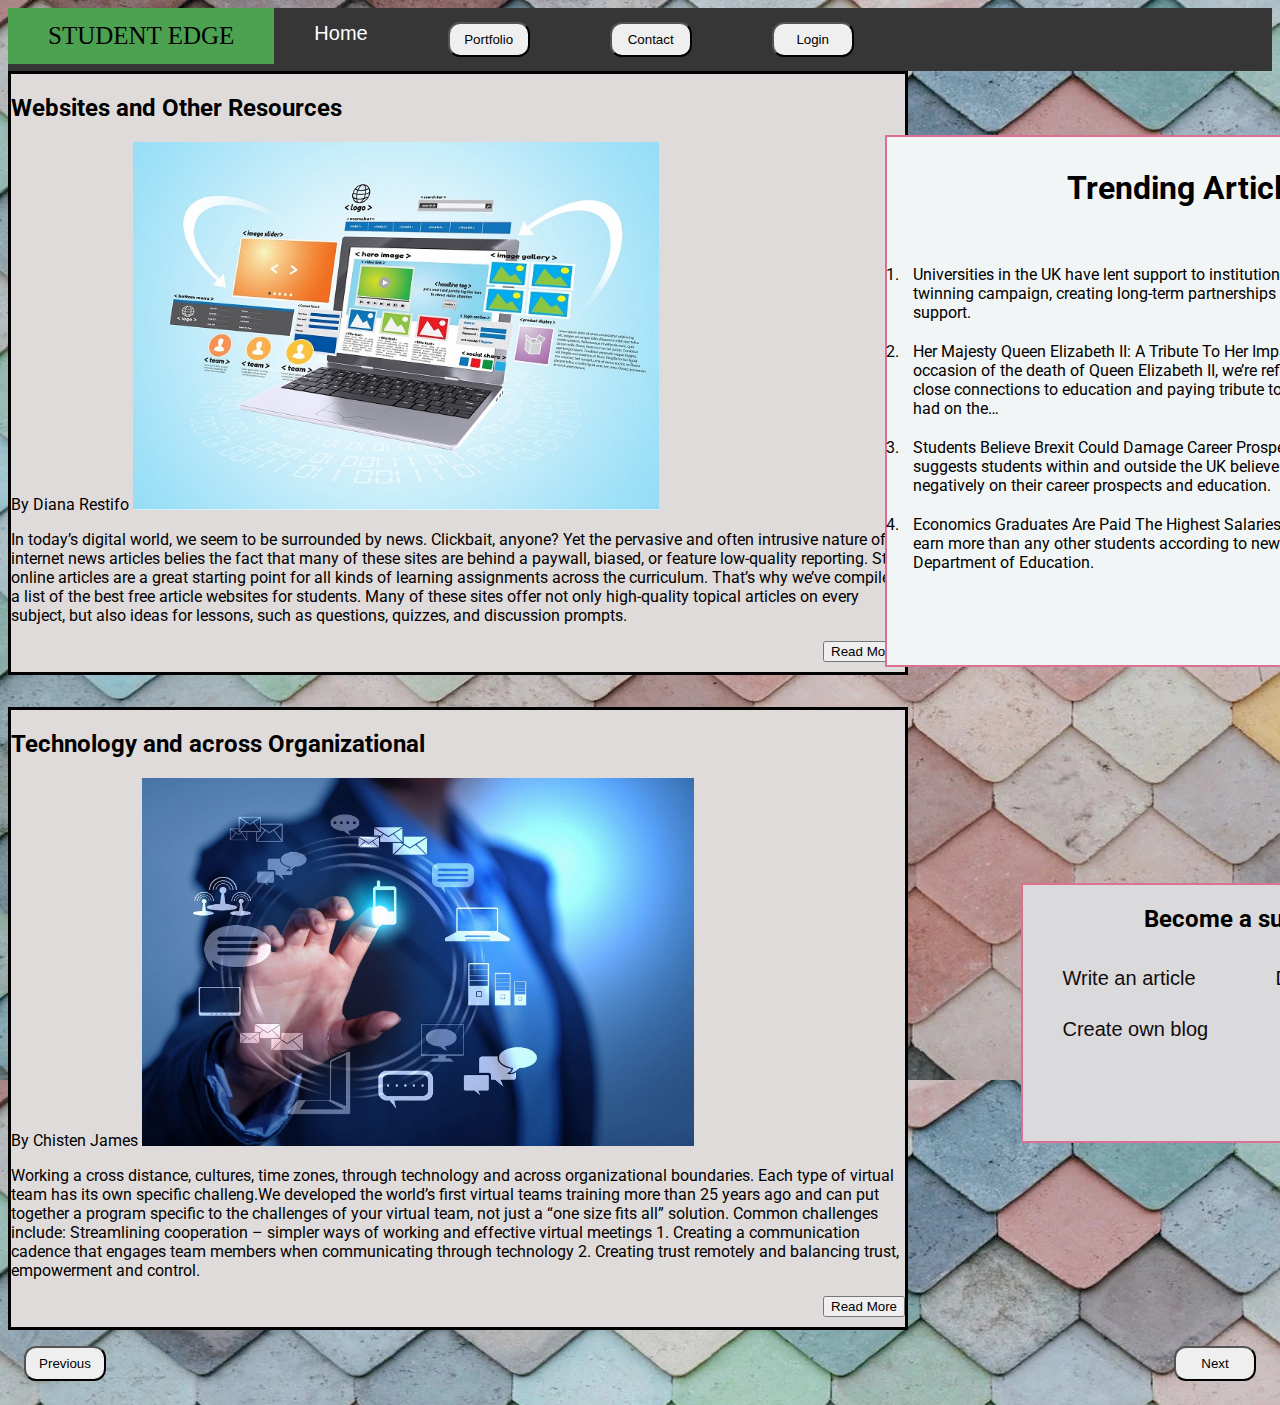
<file: index.html>
<!DOCTYPE html>
<html lang="en">
<head>
    <meta charset="UTF-8">
    <meta http-equiv="X-UA-Compatible" content="IE=edge">
    <meta name="viewport" content="width=device-width, initial-scale=1.0">
    <link rel="stylesheet" href="/css.css">
    <title>A Student Blog</title>
</head>
<body style="background-image: url(bg9.webp);
">
    <div class="topnav">
        <a class="active" href="/">STUDENT EDGE</a>
        
        <a href="#Home">Home</a>
        <a href="/index4.html"><button class="loginBtn">Portfolio</button></a>
        <a href= "/h.html"><button class="loginBtn">Contact</button></a>
        <a href= "/index5.html"><button class="loginBtn">Login</button></a>
      </div>
      <div class="main__page">

            <div class="left__mainPage">
                <div class="art">
                    <article>
                        <h2> Websites and Other Resources</h2>
                   
                             By Diana Restifo
            <img src="bg4.jpg" alt="">

                   <p>In today’s digital world, we seem to be surrounded by news. Clickbait, anyone? Yet the pervasive and often intrusive nature
                    of internet news articles belies the fact that many of these sites are behind a paywall, biased, or feature low-quality reporting.
                    Still, online articles are a great starting point for all kinds of learning assignments across the curriculum.
                    That’s why we’ve compiled a list of the best free article websites for students. Many of these sites offer not only high-quality
                    topical articles on every subject, but also ideas for lessons, such as questions, quizzes, and discussion prompts.</p>
                    </article>  
                    <div class="button"> <button>Read More</button></div>
                   
                  </div>
                
                  <div class="art">
                    <article>
                        <h2>Technology and across Organizational</h2>
                            By Chisten James
                        <img src="bg5.jpg" alt="">

                         <p> Working a cross distance, cultures, time zones, through technology and across organizational boundaries. Each type of virtual 
                        team has its own specific challeng.We developed the world’s first virtual teams training more than 25 years ago and can put
                         together a program specific to the challenges of your virtual team, not just a “one size fits all” solution.
                        
                        Common challenges include:
                        Streamlining cooperation – simpler ways of working and effective virtual meetings
                       1. Creating a communication cadence that engages team members when communicating through technology
                       2. Creating trust remotely and balancing trust, empowerment and control.</p>
                    </article>  
                    <div class="button"> <button>Read More</button></div>
                  </div>
                </div>
            <div class="right__mainPage">
                <div class="trendingBox">
                    <h3>Trending Articles</h3>
                    <ol>
                    <li>Universities in the UK have lent support to institutions in Ukraine through a 
                        twinning campaign, creating long-term partnerships that can provide targeted support.</l>
                      <li>Her Majesty Queen Elizabeth II: A Tribute To Her Impact On The…
                        On the occasion of the death of Queen Elizabeth II, we’re reflecting on Her Majesty’s
                         close connections to education and paying tribute to the positive impact she had on the…</li>
                    <li>Students Believe Brexit Could Damage Career Prospects
                        Research from QS suggests students within and outside the UK believe Brexit could impact 
                        negatively on their career prospects and education.</li>
                    <li>Economics Graduates Are Paid The Highest Salaries
                        Economics graduates earn more than any other students according to new statistics from 
                        the UK’s Department of Education.</li>
                </ol>
                </div>
    
                <div class="Becomeasupporter">
                    <h2>Become a supporter</h2>
                   
                        <a href="#Write an article">Write an article</a>
                        <a href="#Donate">Donate</a>
                        <a href="#Create own blog">Create own blog</a>
               
                    </div>
            
            </div>
            
      
        </div>
      
        <div class="footer"><button class="loginBtn">Previous</button><button class="loginBtn">Next</button></div>  
</body>
</html>
</file>
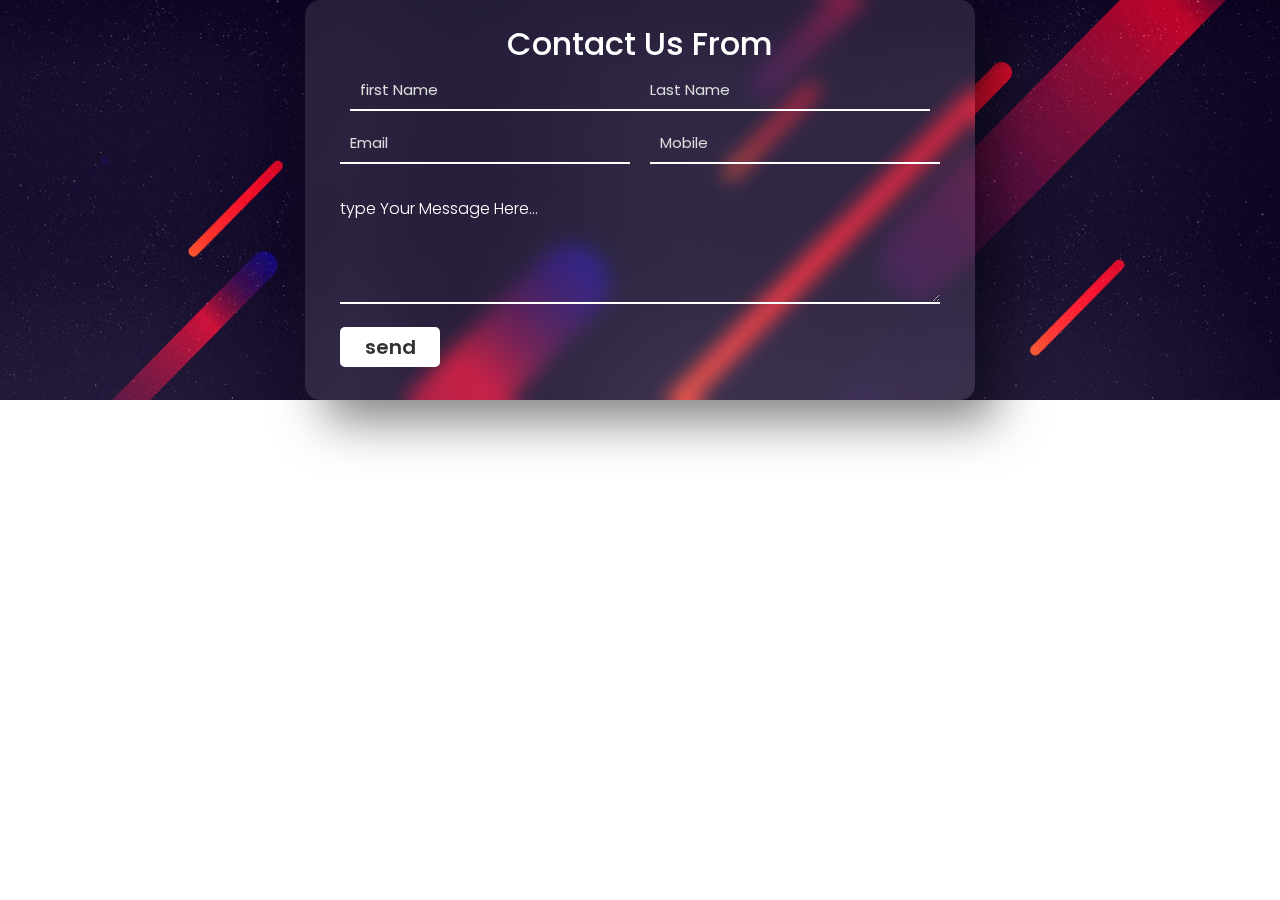
<file: h.html>
<!DOCTYPE html>
<html lang="en">
<head>
    <title>contact us</title>
    <meta charset="utf-8">
    <meta name = "viewport"content="width=device-width, initial-scale=1.0">
    <link rel="stylesheet" href="style.css">
</head>
<body>
    <div class="container">
        <form>
            <h1>Contact Us From</h1>
            <input type="text" id="FirstName" placeholder="first Name" required>
            <input type="text" id="LastName" placeholder="Last Name" required>
            <input type="text" id="Email" placeholder="Email" required>
            <input type="Text" id="Mobile" placeholder="Mobile" required>
            <h4>type Your Message Here...</h4>
            <textarea required></textarea>
            <input type="submit" value="send" id="button">
        </form>
    </div>
</body>
</html>
</file>
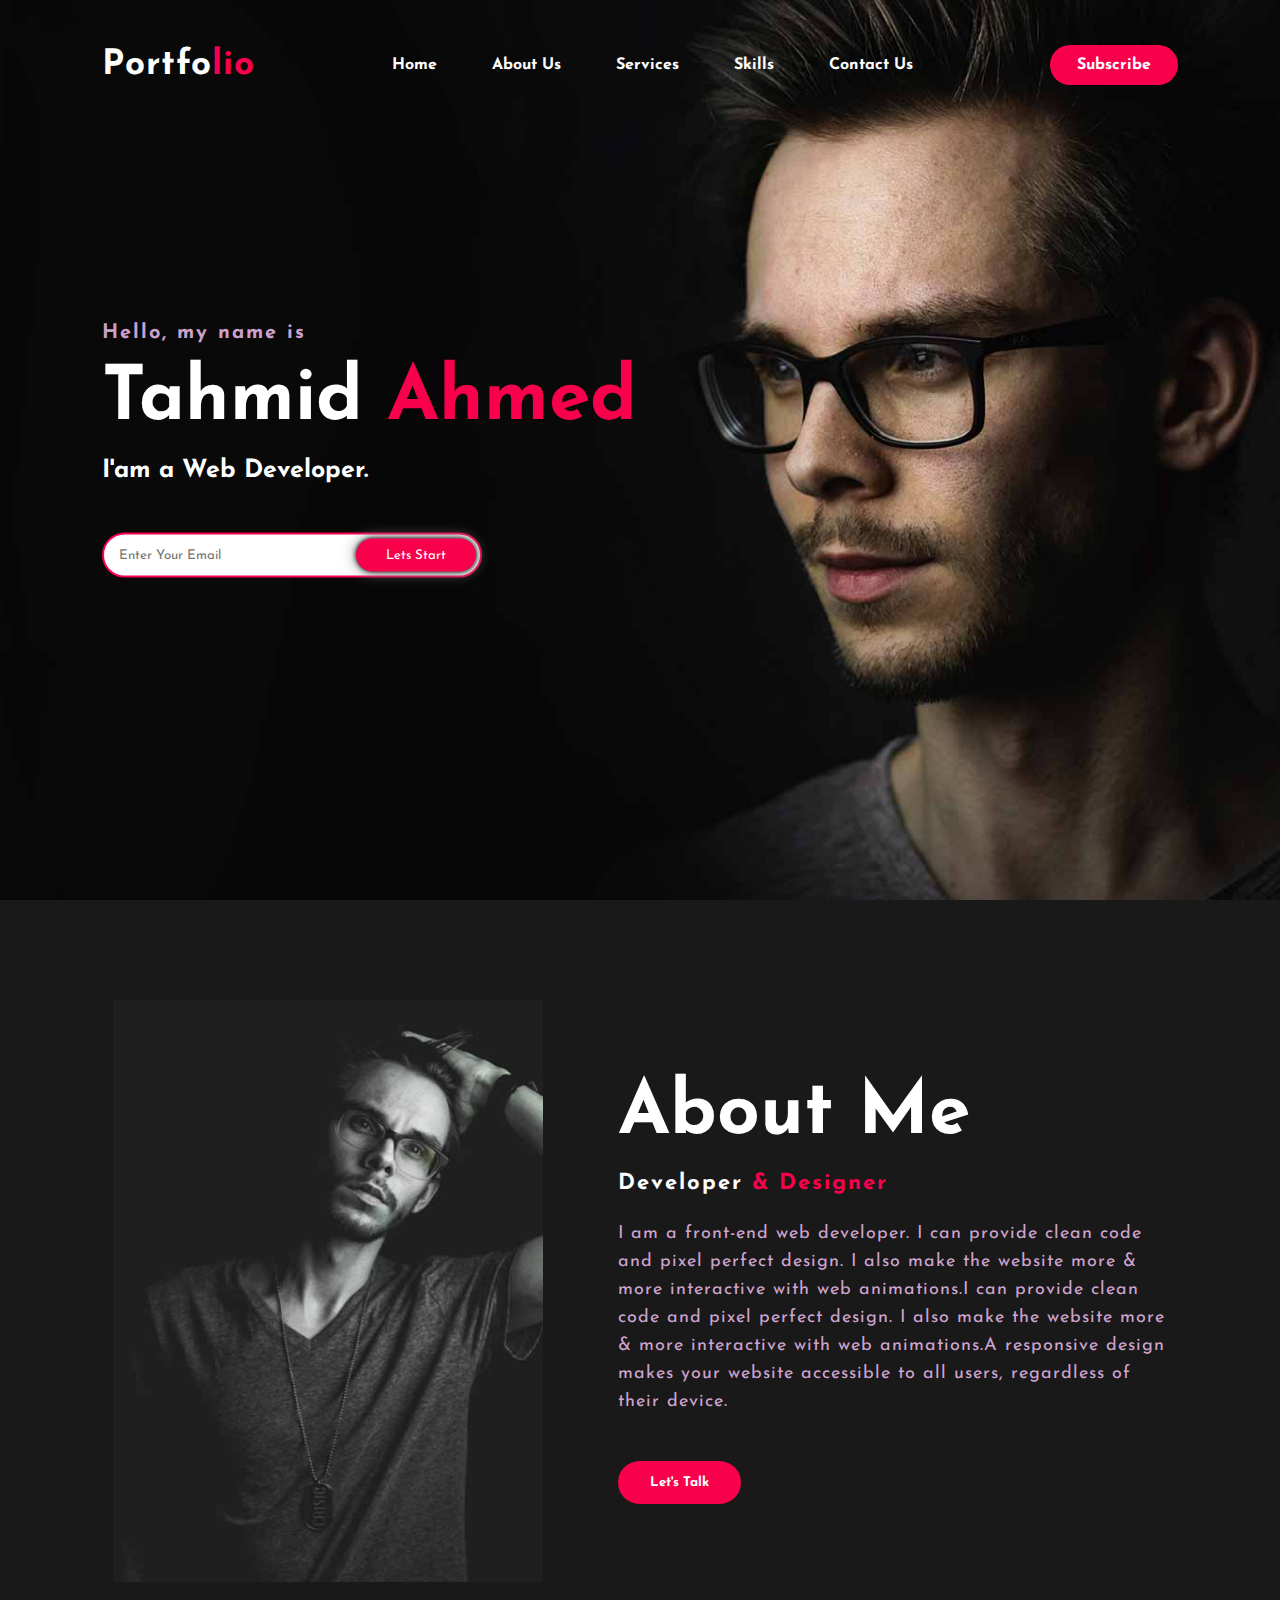
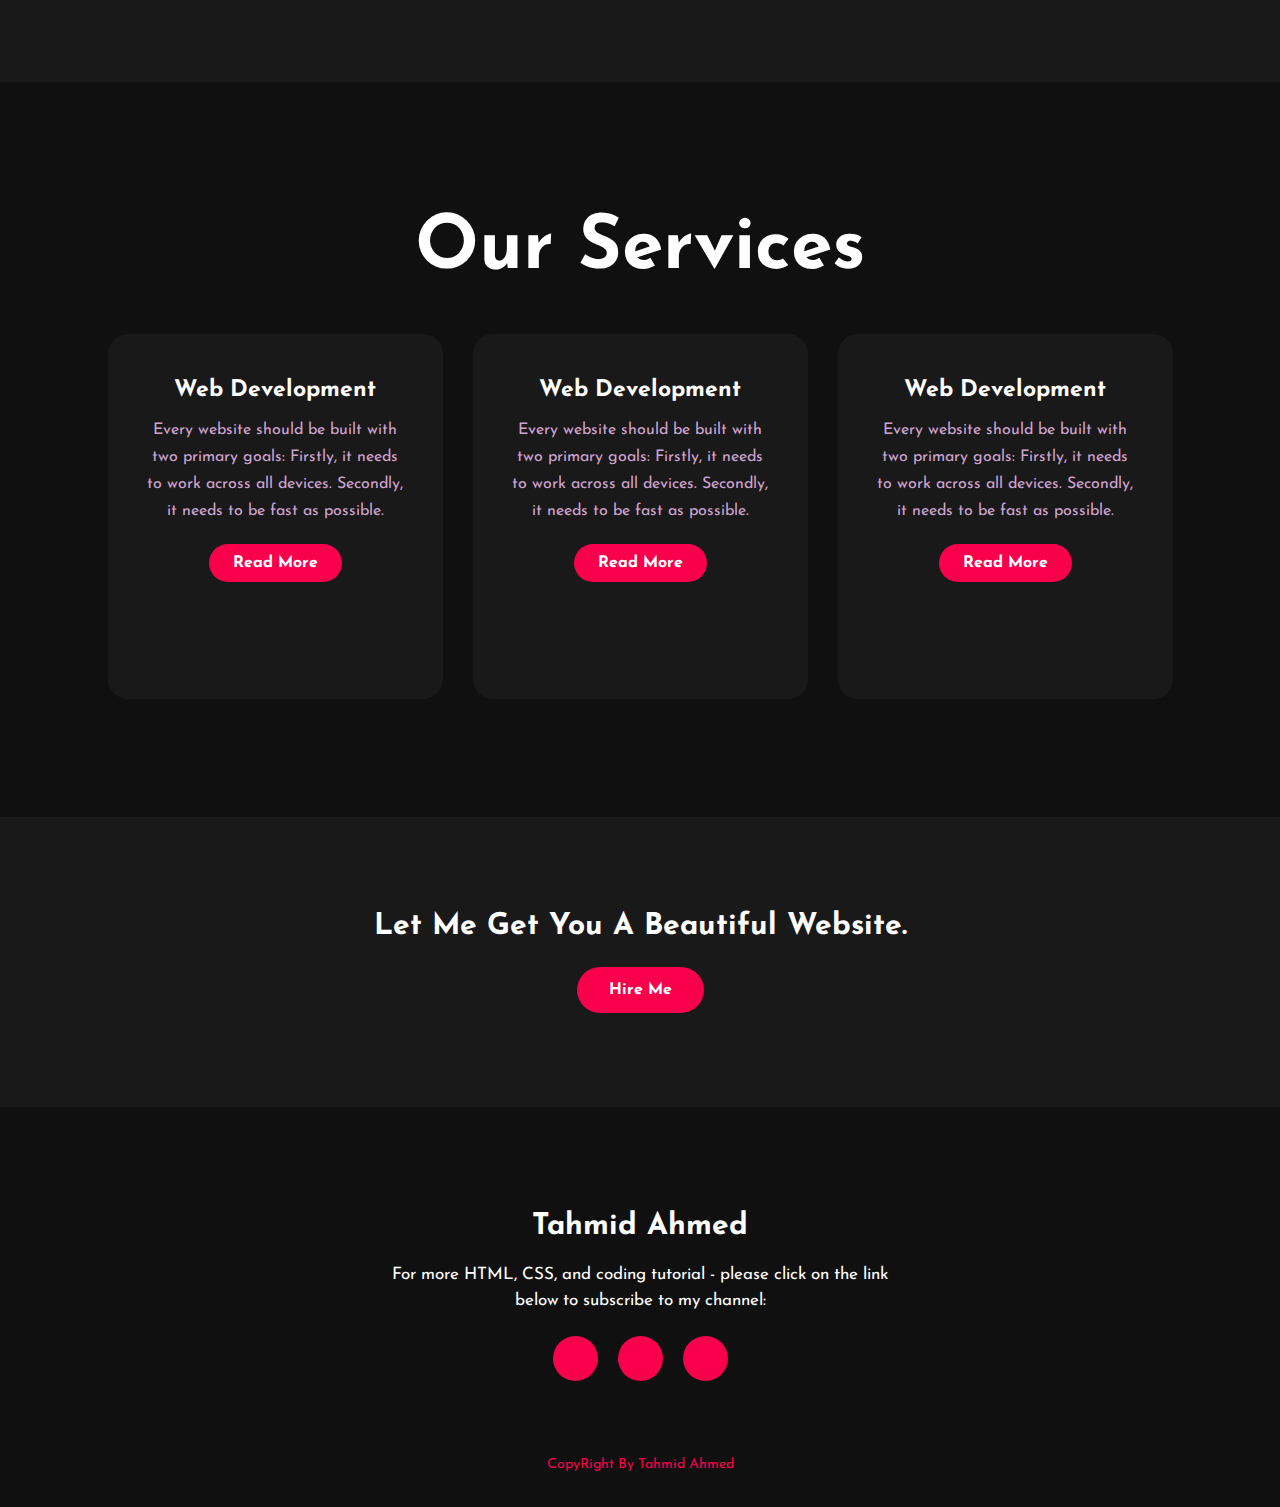
<file: index4.html>
<!DOCTYPE html>
<html>
<head>
	<title>Portfolio website</title>
	<link rel="stylesheet" type="text/css" href="stylesheet.css">

	<link rel="preconnect" href="https://fonts.gstatic.com">
  <link href="https://fonts.googleapis.com/css2?family=Josefin+Sans:ital,wght@0,100;0,200;0,300;0,400;0,500;0,600;0,700;1,100;1,200;1,300;1,400;1,500;1,600;1,700&display=swap" rel="stylesheet">

  <link rel="stylesheet" href="https://cdnjs.cloudflare.com/ajax/libs/font-awesome/5.15.3/css/all.min.css" integrity="sha512-iBBXm8fW90+nuLcSKlbmrPcLa0OT92xO1BIsZ+ywDWZCvqsWgccV3gFoRBv0z+8dLJgyAHIhR35VZc2oM/gI1w==" crossorigin="anonymous" referrerpolicy="no-referrer" />

</head>
<body>
	<!----hero Section start---->

	<div class="hero">
		<nav>
			<h2 class="logo">Portfo<span>lio</span></h2>
			<ul>
				<li><a href="#">Home</a></li>
				<li><a href="#">About Us</a></li>
				<li><a href="#">Services</a></li>
				<li><a href="#">Skills</a></li>
				<li><a href="#">Contact Us</a></li>
			</ul>
			<a href="#" class="btn">Subscribe</a>
		</nav>

		<div class="content">
			<h4>Hello, my name is</h4>
			<h1>Tahmid <span>Ahmed</span></h1>
			<h3>I'am a Web Developer.</h3>
			<div class="newslatter">
				<form>
					<input type="email" name="email" id="mail" placeholder="Enter Your Email">
					<input type="submit" name="submit" value="Lets Start">
				</form>
			</div>
		</div>
	</div>

	<!----About section start---->
	<section class="about">
		<div class="main">
			<img src="main-img.png">
			<div class="about-text">
				<h2>About Me</h2>
				<h5>Developer <span>& Designer</span></h5>
				<p>I am a front-end web developer. I can provide clean code and pixel perfect design. I also make the website more & more interactive with web animations.I can provide clean code and pixel perfect design. I also make the website more & more interactive with web animations.A responsive design makes your website accessible to all users, regardless of their device.</p>
				<button type="button">Let's Talk</button>
			</div>
		</div>
	</section>

	<!-----service section start----------->
	<div class="service">
		<div class="title">
			<h2>Our Services</h2>
		</div>

		<div class="box">
			<div class="card">
				<i class="fas fa-bars"></i>
				<h5>Web Development</h5>
				<div class="pra">
					<p>Every website should be built with two primary goals: Firstly, it needs to work across all devices. Secondly, it needs to be fast as possible.</p>

					<p style="text-align: center;">
						<a class="button" href="#">Read More</a>
					</p>
				</div>
			</div>

			<div class="card">
				<i class="far fa-user"></i>
				<h5>Web Development</h5>
				<div class="pra">
					<p>Every website should be built with two primary goals: Firstly, it needs to work across all devices. Secondly, it needs to be fast as possible.</p>

					<p style="text-align: center;">
						<a class="button" href="#">Read More</a>
					</p>
				</div>
			</div>

			<div class="card">
				<i class="far fa-bell"></i>
				<h5>Web Development</h5>
				<div class="pra">
					<p>Every website should be built with two primary goals: Firstly, it needs to work across all devices. Secondly, it needs to be fast as possible.</p>

					<p style="text-align: center;">
						<a class="button" href="#">Read More</a>
					</p>
				</div>
			</div>
		</div>
	</div>

	<!------Contact Me------>
	<div class="contact-me">
		<p>Let Me Get You A Beautiful Website.</p>
		<a class="button-two" href="#">Hire Me</a>
	</div>

	<!------footer start--------->
	<footer>
		<p>Tahmid Ahmed</p>
		<p>For more HTML, CSS, and coding tutorial - please click on the link below to subscribe to my channel:</p>
		<div class="social">
			<a href="#"><i class="fab fa-facebook-f"></i></a>
			<a href="#"><i class="fab fa-instagram"></i></a>
			<a href="#"><i class="fab fa-dribbble"></i></a>
		</div>
		<p class="end">CopyRight By Tahmid Ahmed</p>
	</footer>
</body>
</html>
</file>
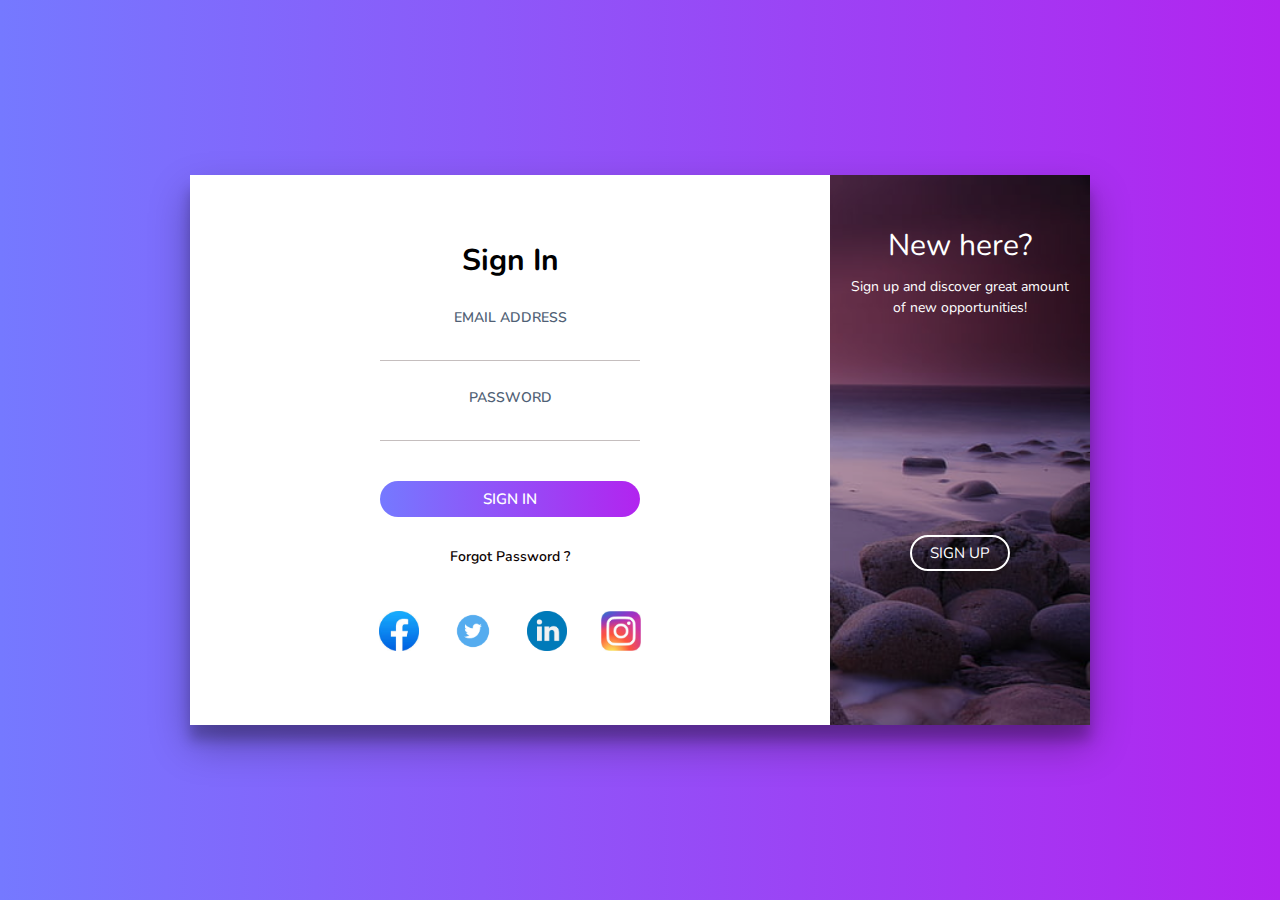
<file: index5.html>
<!DOCTYPE html>
<html>
<head>
	<title>How to Design Login & Registration Form Transition</title>
	<meta charset="UTF-8">
	<meta name="viewport" content="width=device-width, initial-scale=1">
  <link rel="stylesheet" type="text/css" href="style1.css">
  <link href="https://fonts.googleapis.com/css?family=Nunito:400,600,700,800&display=swap" rel="stylesheet">
</head>
<body>
  <div class="cont">
    <div class="form sign-in">
      <h2>Sign In</h2>
      <label>
        <span>Email Address</span>
        <input type="email" name="email">
      </label>
      <label>
        <span>Password</span>
        <input type="password" name="password">
      </label>
      <button class="submit" type="button">Sign In</button>
      <p class="forgot-pass">Forgot Password ?</p>

      <div class="social-media">
        <ul>
          <li><img src="facebook.jpg"></li>
          <li><img src="twitter.png"></li>
          <li><img src="linkedin.png"></li>
          <li><img src="instagram.jpg"></li>
        </ul>
      </div>
    </div>

    <div class="sub-cont">
      <div class="img">
        <div class="img-text m-up">
          <h2>New here?</h2>
          <p>Sign up and discover great amount of new opportunities!</p>
        </div>
        <div class="img-text m-in">
          <h2>One of us?</h2>
          <p>If you already has an account, just sign in. We've missed you!</p>
        </div>
        <div class="img-btn">
          <span class="m-up">Sign Up</span>
          <span class="m-in">Sign In</span>
        </div>
      </div>
      <div class="form sign-up">
        <h2>Sign Up</h2>
        <label>
          <span>Name</span>
          <input type="text">
        </label>
        <label>
          <span>Email</span>
          <input type="email">
        </label>
        <label>
          <span>Password</span>
          <input type="password">
        </label>
        <label>
          <span>Confirm Password</span>
          <input type="password">
        </label>
        <button type="button" class="submit">Sign Up Now</button>
      </div>
    </div>
  </div>
<script type="text/javascript" src="script.js"></script>
</body>
</html>
</file>
<file: css.css>
@import url('https://fonts.googleapis.com/css2?family=Roboto&display=swap');

body{
  font-family: 'Roboto', sans-serif;
}
.topnav {
    background-color: rgb(55, 54, 54);
    overflow: hidden;
  }
  
  /* Style the links inside the navigation bar */
  .topnav a {
    float: left;
    color: #ffffff;
    text-align: center;
    padding: 14px 40px;
    text-decoration: none;
    font-size: 20px;
    font-family: 'Lucida Sans', 'Lucida Sans Regular', 'Lucida Grande', 'Lucida Sans Unicode', Geneva, Verdana, sans-serif;
    text-align: center;
  }
  
  /* Change the color of links on hover */
  .topnav a:hover {
    background-color: #ddd;
    color: black;
  }
  
  /* Add a color to the active/current link */
  .topnav a.active {
    background-color: #4ca251;
    color: rgb(4, 1, 1);
    font-family:'Calibri'
    ;
    font-size: 25px;
    text-align: center;
  }
  .art{
    border-style: solid;
    background-color:rgb(224, 219, 219);
    padding-bottom: 10px; 
    /* border:2px solid red ; */
  }

  .main__page{
    /* border: 2px solid red ; */
    /* height: 90vh; */
    display: flex;
  }
  .left__mainPage{
    /* border: 1px solid green; */
    /* width: 50rem;
     */
    
     width: 100vh;
     display: grid;
    /* height: fit-content; */
    place-items: center;
    gap: 2rem;
  }
  .right__mainPage{
    color: rgb(229, 226, 226);
    width: 85vh;
    /* border: 2px solid yellow; */
    display: grid;
    place-items: center;
    position: absolute;
  }
  .trendingBox{
    border: 2px solid palevioletred;
    height: 33rem;
    width: 38rem;
    background: rgb(242, 245, 246);
    color: black;
    margin: 0 0 280px 0;
    position: relative;
    left: 50rem;
    top: 4rem;
  }
  .trendingBox > ol{
    padding: 1rem;
  }
  .trendingBox > ol>li{
    padding: 10px;
  }
  .trendingBox > h3{
    text-align: center;
    font-size: xx-large;
  }
  .button > button {
    float:right;
  }
  article > img { 
    height: 23rem;
  }
  .Becomeasupporter {
    background-color: rgb(55, 54, 54);
    overflow: hidden;
    position: relative;
    left: 45rem;
  }
  
  /* Style the links inside the navigation bar */
  .Becomeasupporter a {
    float: left;
    color: #110c0c;
    text-align: center;
    padding: 14px 40px;
    text-decoration: none;
    font-size: 20px;
    font-family: 'Lucida Sans', 'Lucida Sans Regular', 'Lucida Grande', 'Lucida Sans Unicode', Geneva, Verdana, sans-serif;
    text-align: center;
  }
  
  /* Change the color of links on hover */
  .Becomeasupporter a:hover {
    background-color: rgb(248, 244, 244);
    color: black;
  }
  
  /* Add a color to the active/current link */
  .Becomeasupporter a.active {
    background-color: #4ca251;
    color: rgb(0, 0, 0);
    font-family:'Calibri'
    ;
    font-size: 25px;
    text-align: center;
  }
  .Becomeasupporter{
    border: 2px solid palevioletred;
    height: 16rem;
    width: 29rem;
    background: rgb(218, 217, 220);
    color:black; 
    margin: 0 0 0 18rem;
  }
  .Becomeasupporter > ul{
    padding: 1rem;
  }
  .Becomeasupporter > ul>li{
    padding: 10px;
  }

  .Becomeasupporter > h2{
    text-align: center;
  }
  .button > button {
    float:right;
  }
  article > img { 
    height: 23rem;
  }
 .loginBtn{
  padding: 8px;
    border-radius: 12px;
    width: 82px;
 }
 .loginBtn:hover{
  cursor: pointer;
 }

 .footer{
  display: flex;
  justify-content: space-between;
  padding: 1rem;
 }
</file>
<file: style.css>
@import url('https://fonts.googleapis.com/css2?family=Poppins:ital,wght@0,100;0,200;0,300;0,500;0,700;0,900;1,600&display=swap');
*{
    margin:0px;
    padding: 0px;
    box-sizing: border-box;
    font-family: 'Poppins', sans-serif;
} 
.container{
    min-height: 100hv;
    background: #08071d;
    display: flex;
    justify-content: center;
    align-items: center;
    background: url("bg3.jpg") no-repeat center center/cover;
}
.container form{
    width: 670px;
    height: 400px;
    display: flex;
    justify-content: center;
    box-shadow: 20px 20px 50px rgba(0,0,0,0.5);
    border-radius: 15px;
    background: rgba(255,255,255,0.1);
    backdrop-filter: blur(10px);
    flex-wrap: wrap;   
}
.container form h1{
    color: #fff;
    font-weight: 500;
    margin-top: 20px;
    width: 500px;
    text-align: center;
}
.container form input{
    width: 290px;
    height: 40px;
    padding-left: 10px;
    outline: none;
    border: none;
    font-size: 15px;
    margin-bottom: 10px;
    background: none;
    border-bottom: 2px solid #fff;
}
.container form input::placeholder{
    color: #ddd;
}
.container form #lastName,
.container form #Mobile{
    margin-left: 20px;
}
.container form h4{
    color: #fff;
    font-weight: 300;
    width: 600px;
    margin-top: 20px;

}
.container form textarea{
    background: none;
    border: none;
    border-bottom: 2px solid #fff;
    color: #fff;
    font-weight: 200;
    font-size: 15px;
    padding: 10px;
    outline: none;
    min-width: 600px;
    max-width: 600px;
    min-height: 80px;
    max-height: 80px;
}
textarea::-webkit-scrollbar{
    width: 1em;
}
textarea::-webkit-scrollbar-thumb{
    background-color: rgba(194,194,194,0.713);

}
.container form #button{
    border: none;
    background: #fff;
    border-radius: 5px;
    margin-top: 20px;
    font-weight: 600;
    font-size: 20px;
    color: #333;
    width: 100px;
    padding: 0;
    margin-right: 500px;
    margin-bottom: 30px;
    transition: 0.3s;

}
.container form #button:hover{
    opacity: 0.7;
}
</file>
<file: stylesheet.css>
*{
	padding: 0;
	margin: 0;
	font-family: 'Josefin Sans', sans-serif;
	box-sizing: border-box;
}
.hero{
	height: 100vh;
	width: 100%;
	background-image: url(background.jpg);
	background-size: cover;
	background-position: center;
}
nav{
	display: flex;
	align-items: center;
	justify-content: space-between;
	padding-top: 45px;
	padding-left: 8%;
	padding-right: 8%;
}
.logo{
	color: white;
	font-size: 35px;
	letter-spacing: 1px;
	cursor: pointer;
}
span{
	color: #f9004d;
}
nav ul li{
	list-style-type: none;
	display: inline-block;
	padding: 10px  25px;
}
nav ul li a{
	color: white;
	text-decoration: none;
	font-weight: bold;
	text-transform: capitalize;
}
nav ul li a:hover{
	color: #f9004d;
	transition: .4s;
}
.btn{
	background-color:#f9004d;
	color: white;
	text-decoration: none;
	border: 2px solid transparent;
	font-weight: bold;
	padding: 10px 25px;
	border-radius: 30px;
	transition: transform .4s; 
}
.btn:hover{
	transform: scale(1.2);
}
.content{
	position: absolute;
	top: 50%;
	left:8%;
	transform: translateY(-50%);
}
h1{
	color: white;
	margin: 20px 0px 20px;
	font-size: 75px;
}
h3{
	color: white;
	font-size: 25px;
	margin-bottom: 50px;
}
h4{
	color: #fcfc;
	letter-spacing: 2px;
	font-size: 20px;
}
.newslatter form{
	width: 380px;
	max-width: 100%;
	position: relative;
}
.newslatter form input:first-child{
	display: inline-block;
	width: 100%;
	padding: 14px 130px 14px 15px;
	border: 2px solid #f9004d;
	outline: none;
	border-radius: 30px;
}
.newslatter form input:last-child{
	position: absolute;
	display: inline-block;
	outline: none;
	border: none;
	padding: 10px 30px;
	border-radius: 30px;
	background-color:#f9004d;
	color: white;
	box-shadow: 0px 0px 5px #000, 0px 0px 15px #858585;
	top: 6px;
	right: 6px; 
}

.about{
	width: 100%;
	padding: 100px 0px;
	background-color: #191919;
}
.about img{
	height: auto;
	width: 430px;
}
.about-text{
	width: 550px;
}
.main{
	width: 1130px;
	max-width: 95%;
	margin: 0 auto;
	display: flex;
	align-items: center;
	justify-content: space-around;
}
.about-text h2{
	color: white;
	font-size: 75px;
	text-transform: capitalize;
	margin-bottom: 20px;
}
.about-text h5{
	color: white;
	letter-spacing: 2px;
	font-size: 22px;
	margin-bottom: 25px;
	text-transform: capitalize;
}
.about-text p{
	color: #fcfc;
	letter-spacing: 1px;
	line-height: 28px;
	font-size: 18px;
	margin-bottom: 45px;
}
button{
	background-color:#f9004d;
	color: white;
	text-decoration: none;
	border: 2px solid transparent;
	font-weight: bold;
	padding: 13px 30px;
	border-radius: 30px;
	transition: .4s; 
}
button:hover{
	background-color: transparent;
	border: 2px solid #f9004d;
	cursor: pointer;
}

.service{
	background: #101010;
	width: 100%;
	padding: 100px 0px;
}
.title h2{
	color: white;
	font-size: 75px;
	width: 1130px;
	margin: 30px auto;
	text-align: center;
}
.box{
	display: flex;
	justify-content: center;
	align-items: center;
	min-height: 400px;
}
.card{
	height: 365px;
	width: 335px;
	padding: 20px 35px;
	background: #191919;
	border-radius: 20px;
	margin: 15px;
	position: relative;
	overflow: hidden;
	text-align: center;
}
.card i{
	font-size: 50px;
	display: block;
	text-align: center;
	margin: 25px 0px;
	color: #f9004d;

}
h5{
	color: white;
	font-size: 23px;
	margin-bottom: 15px;
}
.pra p{
	color: #fcfc;
	font-size: 16px;
	line-height: 27px;
	margin-bottom: 25px;
}
.card .button{
	background-color:#f9004d;
	color: white;
	text-decoration: none;
	border: 2px solid transparent;
	font-weight: bold;
	padding: 9px 22px;
	border-radius: 30px;
	transition: .4s; 
}
.card .button:hover{
	background-color: transparent;
	border: 2px solid #f9004d;
	cursor: pointer;
}
.contact-me{
	width: 100%;
	height: 290px;
	background: #191919;
	display: flex;
	align-items: center;
	flex-direction: column;
	justify-content: center;
}
.contact-me p{
	color: white;
	font-size: 30px;
	font-weight: bold;
	margin-bottom: 25px;
}
.contact-me .button-two{
	background-color:#f9004d;
	color: white;
	text-decoration: none;
	border: 2px solid transparent;
	font-weight: bold;
	padding: 13px 30px;
	border-radius: 30px;
	transition: .4s; 
}
.contact-me .button-two:hover{
	background-color: transparent;
	border: 2px solid #f9004d;
	cursor: pointer;
}
footer{
	position: relative;
	width: 100%;
	height: 400px;
	background: #101010;
	display: flex;
	flex-direction: column;
	align-items: center;
	justify-content: center;
}
footer p:nth-child(1){
	font-size: 30px;
	color: white;
	margin-bottom: 20px;
	font-weight: bold;
}
footer p:nth-child(2){
	color: white;
	font-size: 17px;
	width: 500px;
	text-align: center;
	line-height: 26px;
}
.social{
	display: flex;
}
.social a{
	width: 45px;
	height: 45px;
	display: flex;
	align-items: center;
	justify-content: center;
	background:  #f9004d;
	border-radius: 50%;
	margin: 22px 10px;
	color: white;
	text-decoration: none;
	font-size: 20px;
}
.social a:hover{
	transform: scale(1.3);
	transition: .3s;
}
.end{
	position: absolute;
	color:#f9004d;
	bottom: 35px;
	font-size: 14px; 
}
</file>
<file: style1.css>
*, *:before, *:after{
    margin: 0;
    padding: 0;
    box-sizing: border-box;
    font-family: 'Nunito', sans-serif;
  }
  
  body{
    width: 100%;
    height: 100vh;
    display: flex;
    justify-content: center;
    align-items: center;
    background: -webkit-linear-gradient(left, #7579ff, #b224ef);
    font-family: 'Nunito', sans-serif;
  }
  
  input, button{
    border:none;
    outline: none;
    background: none;
  }
  
  .cont{
    overflow: hidden;
    position: relative;
    width: 900px;
    height: 550px;
    background: #fff;
    box-shadow: 0 19px 38px rgba(0, 0, 0, 0.30), 0 15px 12px rgba(0, 0, 0, 0.22);
  }
  
  .form{
    position: relative;
    width: 640px;
    height: 100%;
    padding: 50px 30px;
    -webkit-transition:-webkit-transform 1.2s ease-in-out;
    transition: -webkit-transform 1.2s ease-in-out;
    transition: transform 1.2s ease-in-out;
    transition: transform 1.2s ease-in-out, -webkit-transform 1.2s ease-in-out;
  }
  
  h2{
    width: 100%;
    font-size: 30px;
    text-align: center;
  }
  
  label{
    display: block;
    width: 260px;
    margin: 25px auto 0;
    text-align: center;
  }
  
  label span{
    font-size: 14px;
    font-weight: 600;
    color: #505f75;
    text-transform: uppercase;
  }
  
  input{
    display: block;
    width: 100%;
    margin-top: 5px;
    font-size: 16px;
    padding-bottom: 5px;
    border-bottom: 1px solid rgba(109, 93, 93, 0.4);
    text-align: center;
    font-family: 'Nunito', sans-serif; 
  }
  
  button{
    display: block;
    margin: 0 auto;
    width: 260px;
    height: 36px;
    border-radius: 30px;
    color: #fff;
    font-size: 15px;
    cursor: pointer;
  }
  
  .submit{
    margin-top: 40px;
    margin-bottom: 30px;
    text-transform: uppercase;
    font-weight: 600;
    font-family: 'Nunito', sans-serif;
    background: -webkit-linear-gradient(left, #7579ff, #b224ef);
  }
  
  .submit:hover{
    background: -webkit-linear-gradient(left, #b224ef, #7579ff);
  }
  
  .forgot-pass{
    margin-top: 15px;
    text-align: center;
    font-size: 14px;
    font-weight: 600;
    color: #0c0101;
    cursor: pointer;
  }
  
  .forgot-pass:hover{
    color: red;
  }
  
  .social-media{
    width: 100%;
    text-align: center;
    margin-top: 20px;
  }
  
  .social-media ul{
    list-style: none;
  }
  
  .social-media ul li{
    display: inline-block;
    cursor: pointer;
    margin: 25px 15px;
  }
  
  .social-media img{
    width: 40px;
    height: 40px;
  }
  
  .sub-cont{
    overflow: hidden;
    position: absolute;
    left: 640px;
    top: 0;
    width: 900px;
    height: 100%;
    padding-left: 260px;
    background: #fff;
    -webkit-transition: -webkit-transform 1.2s ease-in-out;
    transition: -webkit-transform 1.2s ease-in-out;
    transition: transform 1.2s ease-in-out;
  }
  
  .cont.s-signup .sub-cont{
    -webkit-transform:translate3d(-640px, 0, 0);
            transform:translate3d(-640px, 0, 0);
  }
  
  .img{
    overflow: hidden;
    z-index: 2;
    position: absolute;
    left: 0;
    top: 0;
    width: 260px;
    height: 100%;
    padding-top: 360px;
  }
  
  .img:before{
    content: '';
    position: absolute;
    right: 0;
    top: 0;
    width: 900px;
    height: 100%;
    background-image: url(bg-2.jpg);
    background-size: cover;
    transition: -webkit-transform 1.2s ease-in-out;
    transition: transform 1.2s ease-in-out, -webkit-transform 1.2s ease-in-out;
  }
  
  .img:after{
    content: '';
    position: absolute;
    left: 0;
    top: 0;
    width: 100%;
    height: 100%;
    background: rgba(0,0,0,0.3);
  }
  
  .cont.s-signup .img:before{
    -webkit-transform:translate3d(640px, 0, 0);
            transform:translate3d(640px, 0, 0);
  }
  
  .img-text{
    z-index: 2;
    position: absolute;
    left: 0;
    top: 50px;
    width: 100%;
    padding: 0 20px;
    text-align: center;
    color: #fff;
    -webkit-transition:-webkit-transform 1.2s ease-in-out;
    transition: -webkit-transform 1.2s ease-in-out;
    transition: transform 1.2s ease-in-out, -webkit-transform 1.2s ease-in-out;
  }
  
  .img-text h2{
    margin-bottom: 10px;
    font-weight: normal;
  }
  
  .img-text p{
    font-size: 14px;
    line-height: 1.5;
  }
  
  .cont.s-signup .img-text.m-up{
    -webkit-transform:translateX(520px);
            transform:translateX(520px);
  }
  
  .img-text.m-in{
    -webkit-transform:translateX(-520px);
            transform:translateX(-520px);
  }
  
  .cont.s-signup .img-text.m-in{
    -webkit-transform:translateX(0);
            transform:translateX(0);
  }
  
  
  .sign-in{
    padding-top: 65px;
    -webkit-transition-timing-function:ease-out;
            transition-timing-function:ease-out;
  }
  
  .cont.s-signup .sign-in{
    -webkit-transition-timing-function:ease-in-out;
            transition-timing-function:ease-in-out;
    -webkit-transition-duration:1.2s;
            transition-duration:1.2s; 
    -webkit-transform:translate3d(640px, 0, 0);
            transform:translate3d(640px, 0, 0);
  }
  
  .img-btn{
    overflow: hidden;
    z-index: 2;
    position: relative;
    width: 100px;
    height: 36px;
    margin: 0 auto;
    background: transparent;
    color: #fff;
    text-transform: uppercase;
    font-size: 15px;
    cursor: pointer;
  }
  
  .img-btn:after{
    content: '';
    z-index: 2;
    position: absolute;
    left: 0;
    top: 0;
    width: 100%;
    height: 100%;
    border: 2px solid #fff;
    border-radius: 30px;
  }
  
  .img-btn span{
    position: absolute;
    left: 0;
    top: 0;
    display: -webkit-box;
    display: flex;
    -webkit-box-pack:center;
    justify-content: center;
    align-items: center;
    width: 100%;
    height: 100%;
    -webkit-transition:-webkit-transform 1.2s;
    transition: -webkit-transform 1.2s;
    transition: transform 1.2s;
    transition: transform 1.2s, -webkit-transform 1.2s;;
  }
  
  .img-btn span.m-in{
    -webkit-transform:translateY(-72px);
            transform:translateY(-72px);
  }
  
  .cont.s-signup .img-btn span.m-in{
    -webkit-transform:translateY(0);
            transform:translateY(0);
  }
  
  .cont.s-signup .img-btn span.m-up{
    -webkit-transform:translateY(72px);
            transform:translateY(72px);
  }
  
  .sign-up{
    -webkit-transform:translate3d(-900px, 0, 0);
            transform:translate3d(-900px, 0, 0);
  }
  
  .cont.s-signup .sign-up{
    -webkit-transform:translate3d(0, 0, 0);
            transform:translate3d(0, 0, 0);
  }
</file>
